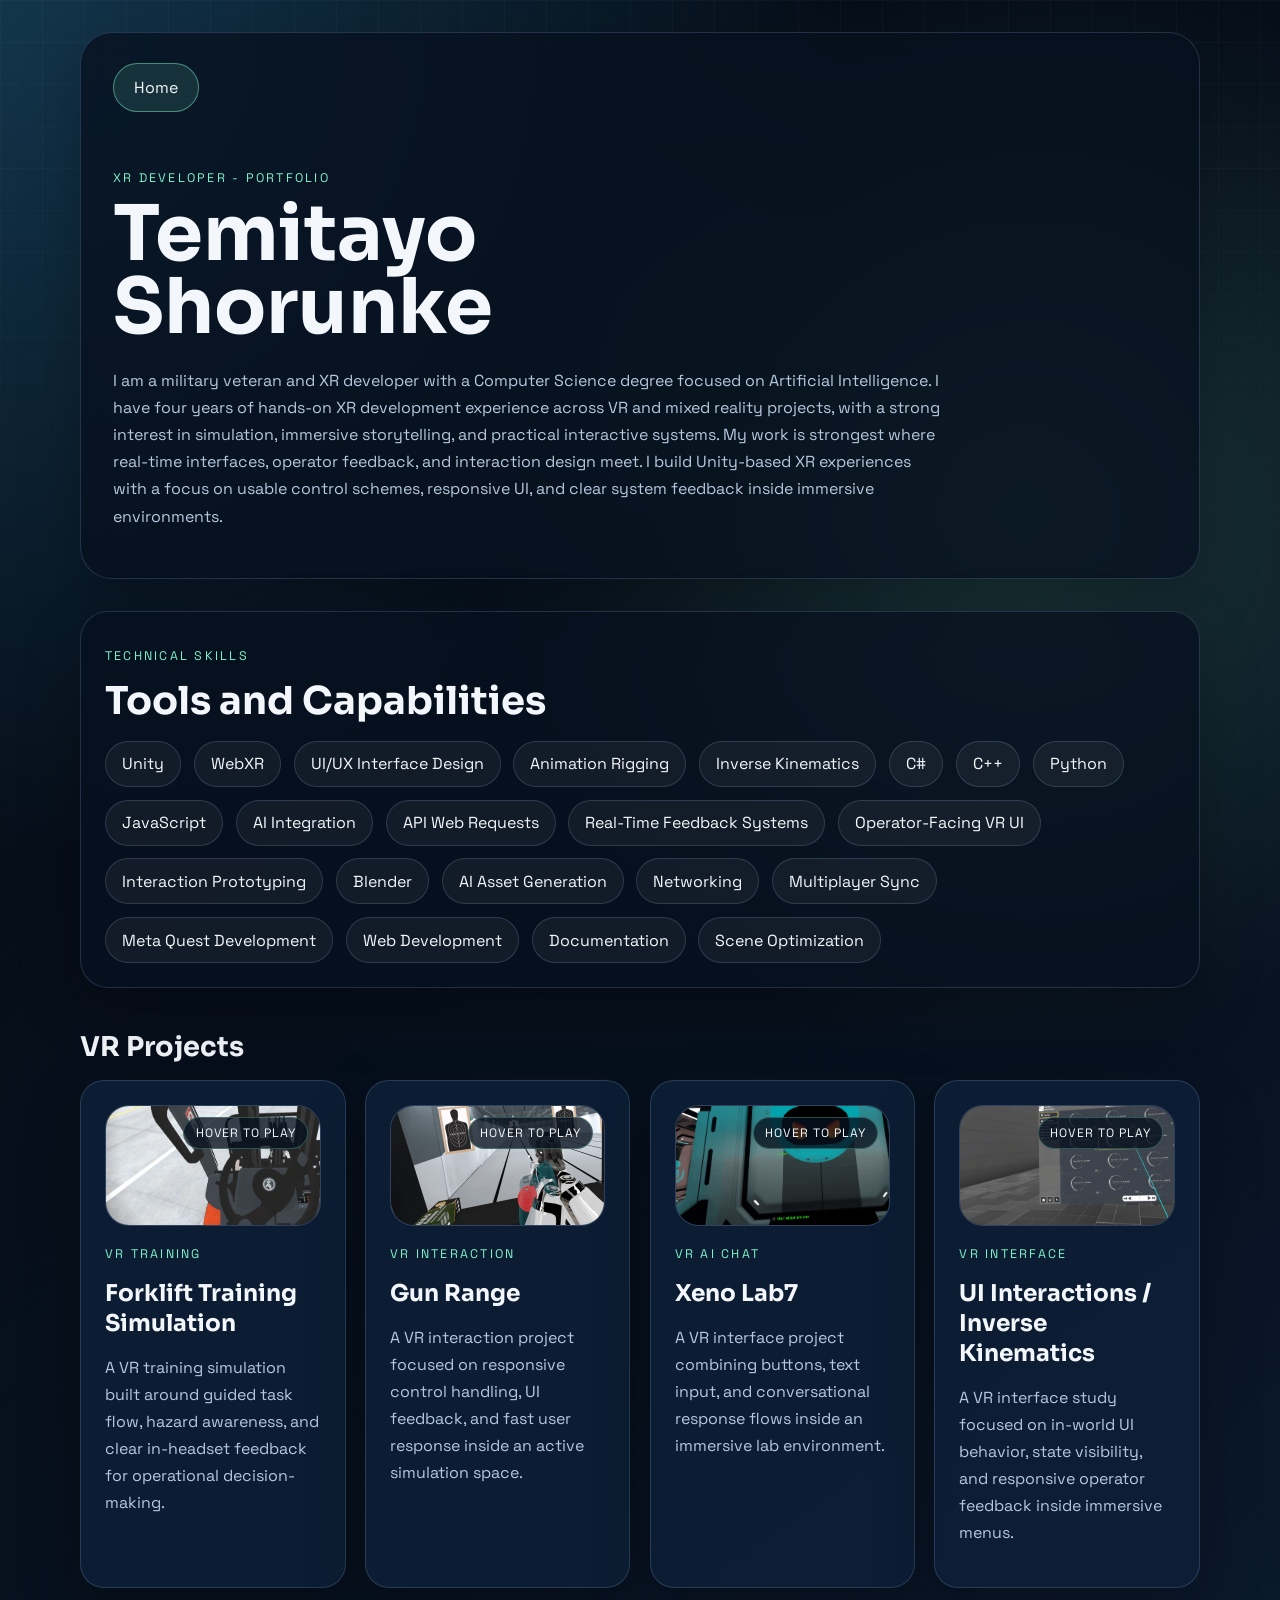
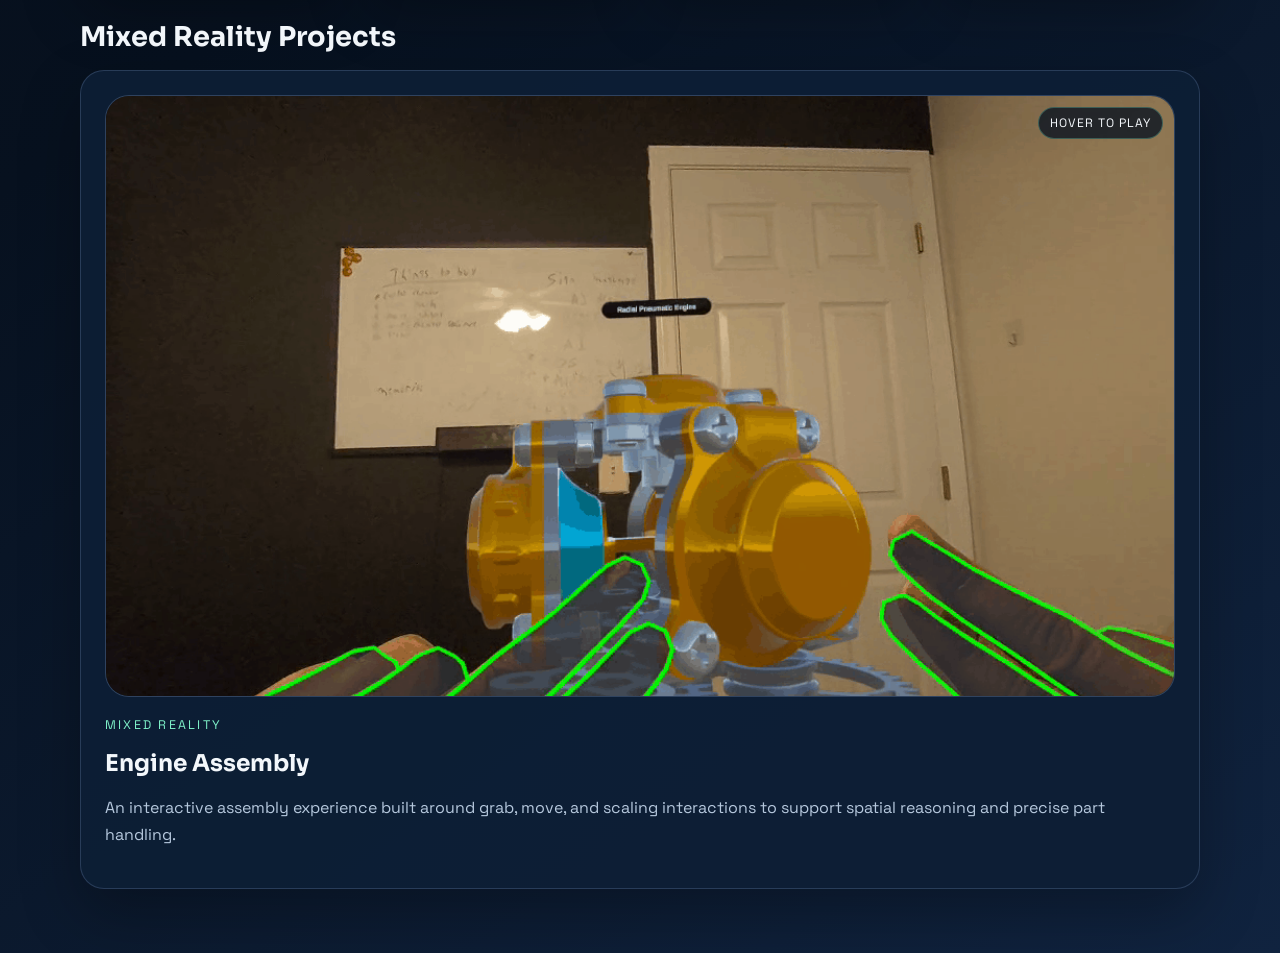
<file: index.html>
<!DOCTYPE html>
<html lang="en">
<head>
  <meta charset="UTF-8">
  <meta name="viewport" content="width=device-width, initial-scale=1.0">
  <title>Temitayo Shorunke | XR Portfolio</title>
  <link rel="preconnect" href="https://fonts.googleapis.com">
  <link rel="preconnect" href="https://fonts.gstatic.com" crossorigin>
  <link href="https://fonts.googleapis.com/css2?family=Space+Grotesk:wght@400;500;700&family=Sora:wght@400;600;700&display=swap" rel="stylesheet">
  <link rel="stylesheet" href="styles.css">
</head>
<body>
  <div class="page-shell">
    <header class="hero">
      <nav class="top-nav">
        <a class="nav-link active" href="index.html">Home</a>
      </nav>
      <p class="eyebrow">XR Developer - Portfolio</p>
      <h1>Temitayo Shorunke</h1>
      <p class="hero-copy">
        I am a military veteran and XR developer with a Computer Science degree focused on Artificial Intelligence.
        I have four years of hands-on XR development experience across VR and mixed reality projects, with a strong
        interest in simulation, immersive storytelling, and practical interactive systems. My work is strongest where
        real-time interfaces, operator feedback, and interaction design meet. I build Unity-based XR experiences with a
        focus on usable control schemes, responsive UI, and clear system feedback inside immersive environments.
      </p>
    </header>

    <main>
      <section class="info-section">
        <div class="info-card">
          <p class="section-label">Technical Skills</p>
          <h2>Tools and Capabilities</h2>
          <div class="skill-cloud">
            <span class="skill-chip">Unity</span>
            <span class="skill-chip">WebXR</span>
            <span class="skill-chip">UI/UX Interface Design</span>
            <span class="skill-chip">Animation Rigging</span>
            <span class="skill-chip">Inverse Kinematics</span>
            <span class="skill-chip">C#</span>
            <span class="skill-chip">C++</span>
            <span class="skill-chip">Python</span>
            <span class="skill-chip">JavaScript</span>
            <span class="skill-chip">AI Integration</span>
            <span class="skill-chip">API Web Requests</span>
            <span class="skill-chip">Real-Time Feedback Systems</span>
            <span class="skill-chip">Operator-Facing VR UI</span>
            <span class="skill-chip">Interaction Prototyping</span>
            <span class="skill-chip">Blender</span>
            <span class="skill-chip">AI Asset Generation</span>
            <span class="skill-chip">Networking</span>
            <span class="skill-chip">Multiplayer Sync</span>
            <span class="skill-chip">Meta Quest Development</span>
            <span class="skill-chip">Web Development</span>
            <span class="skill-chip">Documentation</span>
            <span class="skill-chip">Scene Optimization</span>
          </div>
        </div>

      </section>

      <section class="projects-section">
        <div class="project-group">
          <div class="group-heading">
            <h3>VR Projects</h3>
          </div>
          <div class="project-grid">
            <a class="project-card hover-play-item hover-play-card" href="projects/vr-safety-sim.html">
              <div class="project-image-wrap hover-play-frame">
                <span class="media-hover-hint">Hover to play</span>
                <img class="project-image hover-play-still" src="assets/ppt-media/ForkliftplaceDrive.png" alt="Preview image for Forklift Training Simulation">
                <video class="hover-play-video" muted loop playsinline preload="metadata">
                  <source src="assets/ppt-media/ForkliftplaceDrive.mp4" type="video/mp4">
                </video>
              </div>
              <span class="project-tag">VR Training</span>
              <h3>Forklift Training Simulation</h3>
              <p>
                A VR training simulation built around guided task flow, hazard awareness, and clear in-headset feedback for operational decision-making.
              </p>
            </a>

            <a class="project-card hover-play-item hover-play-card" href="projects/social-vr-studio.html">
              <div class="project-image-wrap hover-play-frame">
                <span class="media-hover-hint">Hover to play</span>
                <img class="project-image hover-play-still" src="assets/ppt-media/image5.png" alt="Preview image for Gun Range">
                <video class="hover-play-video" muted loop playsinline preload="metadata">
                  <source src="assets/ppt-media/image5.mp4" type="video/mp4">
                </video>
              </div>
              <span class="project-tag">VR Interaction</span>
              <h3>Gun Range</h3>
              <p>
                A VR interaction project focused on responsive control handling, UI feedback, and fast user response inside an active simulation space.
              </p>
            </a>

            <a class="project-card hover-play-item hover-play-card" href="projects/museum-time-portal.html">
              <div class="project-image-wrap hover-play-frame">
                <span class="media-hover-hint">Hover to play</span>
                <img class="project-image hover-play-still" src="assets/ppt-media/image10.png" alt="Preview image for Xeno Lab7">
                <video class="hover-play-video" muted loop playsinline preload="metadata">
                  <source src="assets/ppt-media/image10.mp4" type="video/mp4">
                </video>
              </div>
              <span class="project-tag">VR AI Chat</span>
              <h3>Xeno Lab7</h3>
              <p>
                A VR interface project combining buttons, text input, and conversational response flows inside an immersive lab environment.
              </p>
            </a>

            <a class="project-card hover-play-item hover-play-card" href="projects/ui-interactions.html">
              <div class="project-image-wrap hover-play-frame">
                <span class="media-hover-hint">Hover to play</span>
                <img class="project-image hover-play-still" src="assets/ppt-media/uimain.png" alt="Preview image for UI Interactions">
                <video class="hover-play-video" muted loop playsinline preload="metadata">
                  <source src="assets/ppt-media/uimain.mp4" type="video/mp4">
                </video>
              </div>
              <span class="project-tag">VR Interface</span>
              <h3>UI Interactions / Inverse Kinematics</h3>
              <p>
                A VR interface study focused on in-world UI behavior, state visibility, and responsive operator feedback inside immersive menus.
              </p>
            </a>
          </div>
        </div>

        <div class="project-group">
          <div class="group-heading">
            <h3>Mixed Reality Projects</h3>
          </div>
          <div class="project-grid">
            <a class="project-card hover-play-item hover-play-card" href="projects/holo-campus-guide.html">
              <div class="project-image-wrap hover-play-frame">
                <span class="media-hover-hint">Hover to play</span>
                <img class="project-image hover-play-still" src="assets/ppt-media/image1.png" alt="Preview image for Engine Assembly">
                <video class="hover-play-video" muted loop playsinline preload="metadata">
                  <source src="assets/ppt-media/image1.mp4" type="video/mp4">
                </video>
              </div>
              <span class="project-tag">Mixed Reality</span>
              <h3>Engine Assembly</h3>
              <p>
                An interactive assembly experience built around grab, move, and scaling interactions to support spatial reasoning and precise part handling.
              </p>
            </a>
          </div>
        </div>
      </section>
    </main>
  </div>
  <script src="hover-play.js"></script>
</body>
</html>
</file>
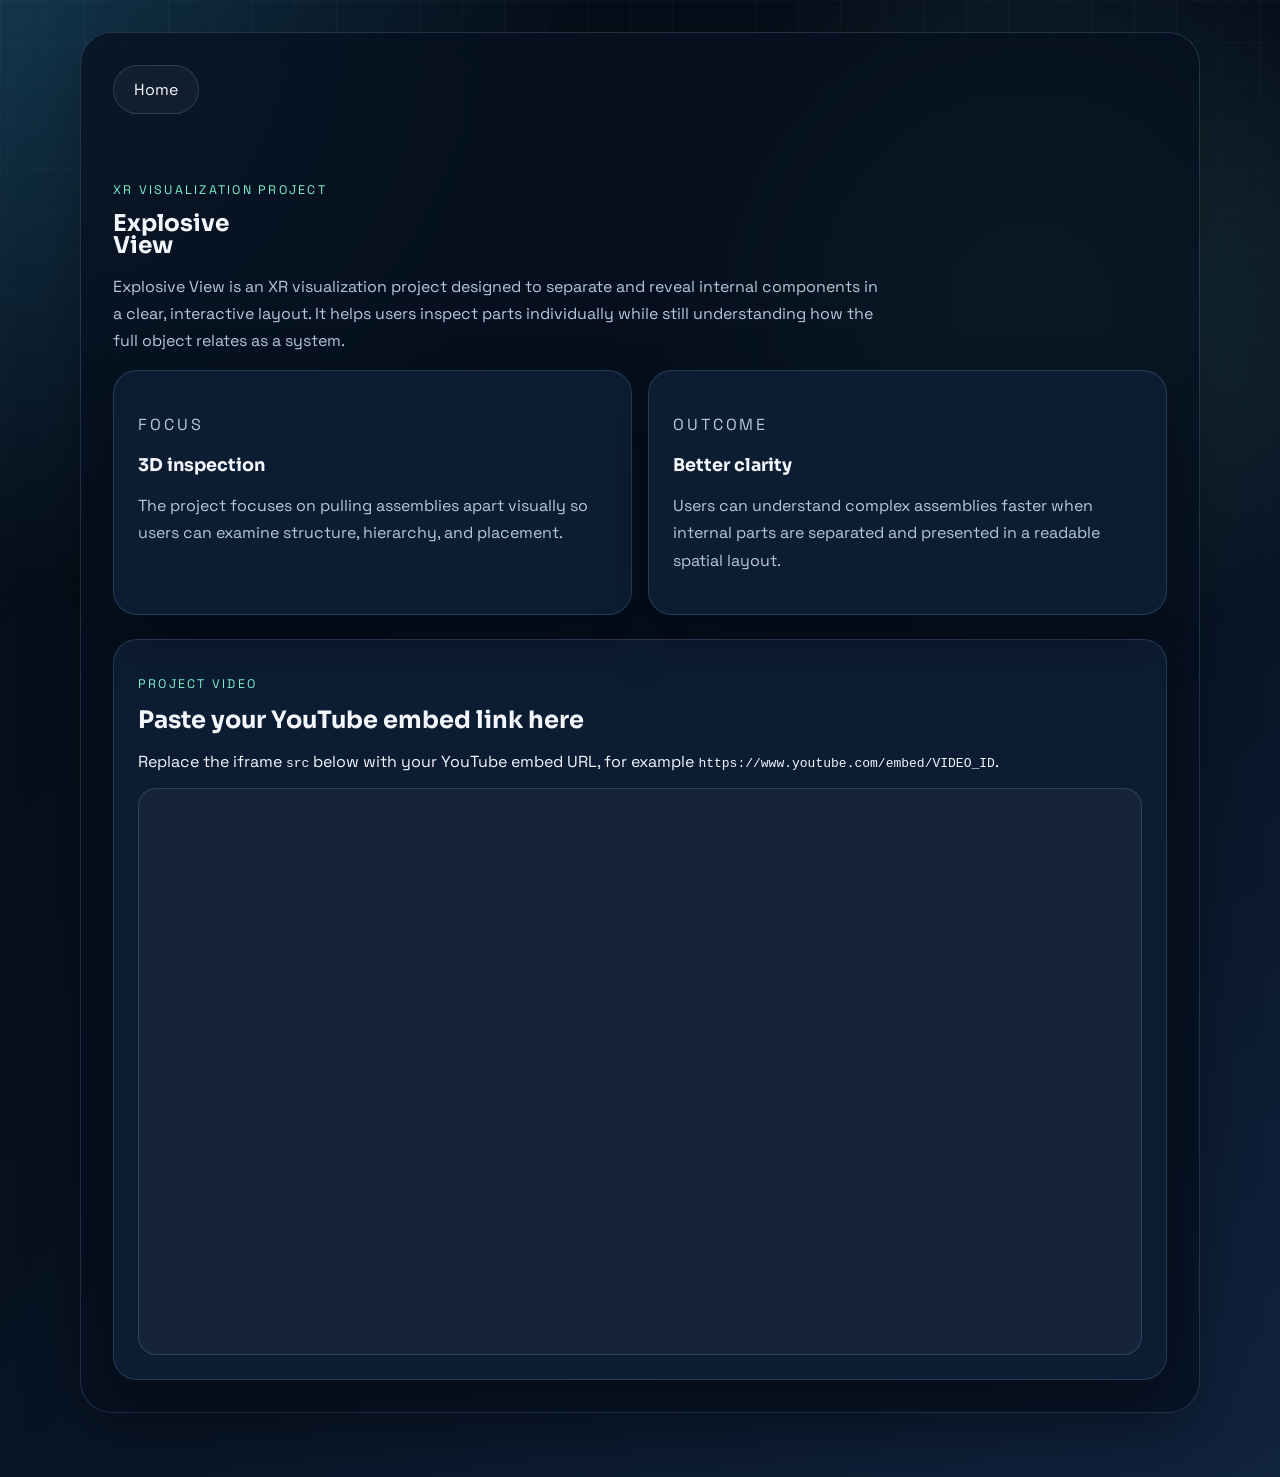
<file: projects/eco-explorer-ar.html>
<!DOCTYPE html>
<html lang="en">
<head>
  <meta charset="UTF-8">
  <meta name="viewport" content="width=device-width, initial-scale=1.0">
  <title>Explosive View | Temitayo Shorunke</title>
  <link rel="preconnect" href="https://fonts.googleapis.com">
  <link rel="preconnect" href="https://fonts.gstatic.com" crossorigin>
  <link href="https://fonts.googleapis.com/css2?family=Space+Grotesk:wght@400;500;700&family=Sora:wght@400;600;700&display=swap" rel="stylesheet">
  <link rel="stylesheet" href="../styles.css">
</head>
<body>
  <div class="page-shell">
    <section class="project-page">
      <nav class="top-nav">
        <a class="nav-link" href="../index.html">Home</a>
      </nav>

      <div class="project-header">
        <div>
          <p class="eyebrow">XR Visualization Project</p>
          <h1 class="project-title">Explosive View</h1>
          <p class="project-summary">
            Explosive View is an XR visualization project designed to separate and reveal internal components in a clear,
            interactive layout. It helps users inspect parts individually while still understanding how the full object relates as a system.
          </p>

          <div class="detail-stack">
            <article class="detail-card">
              <p class="detail-label">Focus</p>
              <h2>3D inspection</h2>
              <p>The project focuses on pulling assemblies apart visually so users can examine structure, hierarchy, and placement.</p>
            </article>
            <article class="detail-card">
              <p class="detail-label">Outcome</p>
              <h2>Better clarity</h2>
              <p>Users can understand complex assemblies faster when internal parts are separated and presented in a readable spatial layout.</p>
            </article>
          </div>
        </div>
      </div>

      <article class="video-card">
        <p class="detail-label">Project Video</p>
        <h2>Paste your YouTube embed link here</h2>
        <p>
          Replace the iframe <code>src</code> below with your YouTube embed URL, for example
          <code>https://www.youtube.com/embed/VIDEO_ID</code>.
        </p>
        <div class="video-frame">
          <iframe
            src="https://www.youtube.com/embed/VIDEO_ID"
            title="Explosive View video"
            loading="lazy"
            allow="accelerometer; autoplay; clipboard-write; encrypted-media; gyroscope; picture-in-picture; web-share"
            referrerpolicy="strict-origin-when-cross-origin"
            allowfullscreen
          ></iframe>
        </div>
      </article>
    </section>
  </div>
</body>
</html>
</file>
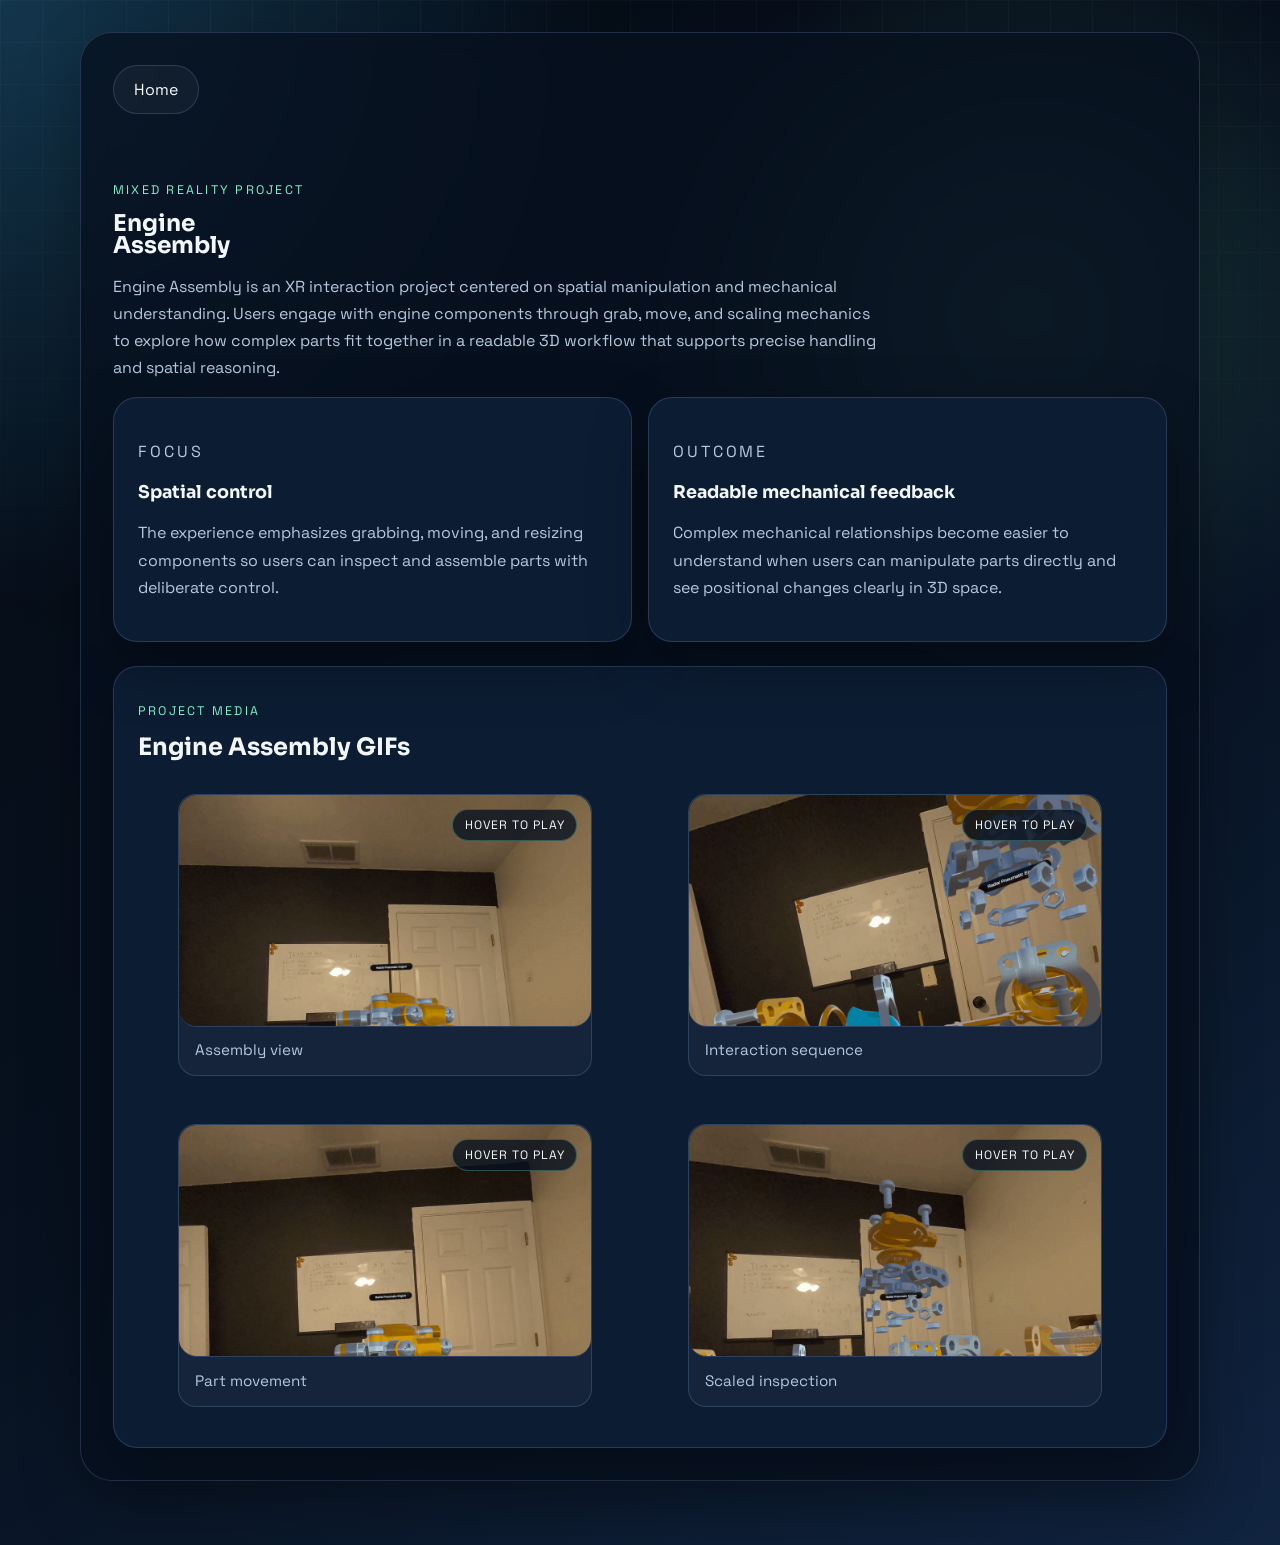
<file: projects/holo-campus-guide.html>
<!DOCTYPE html>
<html lang="en">
<head>
  <meta charset="UTF-8">
  <meta name="viewport" content="width=device-width, initial-scale=1.0">
  <title>Engine Assembly | Temitayo Shorunke</title>
  <link rel="preconnect" href="https://fonts.googleapis.com">
  <link rel="preconnect" href="https://fonts.gstatic.com" crossorigin>
  <link href="https://fonts.googleapis.com/css2?family=Space+Grotesk:wght@400;500;700&family=Sora:wght@400;600;700&display=swap" rel="stylesheet">
  <link rel="stylesheet" href="../styles.css">
</head>
<body>
  <div class="page-shell">
    <section class="project-page">
      <nav class="top-nav">
        <a class="nav-link" href="../index.html">Home</a>
      </nav>

      <div class="project-header">
        <div>
          <p class="eyebrow">Mixed Reality Project</p>
          <h1 class="project-title">Engine Assembly</h1>
          <p class="project-summary">
            Engine Assembly is an XR interaction project centered on spatial manipulation and mechanical understanding.
            Users engage with engine components through grab, move, and scaling mechanics to explore how complex parts
            fit together in a readable 3D workflow that supports precise handling and spatial reasoning.
          </p>

          <div class="detail-stack">
            <article class="detail-card">
              <p class="detail-label">Focus</p>
              <h2>Spatial control</h2>
              <p>The experience emphasizes grabbing, moving, and resizing components so users can inspect and assemble parts with deliberate control.</p>
            </article>
            <article class="detail-card">
              <p class="detail-label">Outcome</p>
              <h2>Readable mechanical feedback</h2>
              <p>Complex mechanical relationships become easier to understand when users can manipulate parts directly and see positional changes clearly in 3D space.</p>
            </article>
          </div>
        </div>
      </div>

      <article class="project-media-card">
        <p class="detail-label">Project Media</p>
        <h2>Engine Assembly GIFs</h2>
        <div class="project-media-grid">
          <figure class="project-media-item hover-play-item" tabindex="0">
            <div class="hover-play-frame">
              <span class="media-hover-hint">Hover to play</span>
              <img class="hover-play-still" src="../assets/ppt-media/image1.png" alt="Engine Assembly clip 1">
              <video class="hover-play-video" muted loop playsinline preload="metadata">
                <source src="../assets/ppt-media/image1.mp4" type="video/mp4">
              </video>
            </div>
            <figcaption class="project-media-caption">Assembly view</figcaption>
          </figure>
          <figure class="project-media-item hover-play-item" tabindex="0">
            <div class="hover-play-frame">
              <span class="media-hover-hint">Hover to play</span>
              <img class="hover-play-still" src="../assets/ppt-media/image2.png" alt="Engine Assembly clip 2">
              <video class="hover-play-video" muted loop playsinline preload="metadata">
                <source src="../assets/ppt-media/image2.mp4" type="video/mp4">
              </video>
            </div>
            <figcaption class="project-media-caption">Interaction sequence</figcaption>
          </figure>
          <figure class="project-media-item hover-play-item" tabindex="0">
            <div class="hover-play-frame">
              <span class="media-hover-hint">Hover to play</span>
              <img class="hover-play-still" src="../assets/ppt-media/image3.png" alt="Engine Assembly clip 3">
              <video class="hover-play-video" muted loop playsinline preload="metadata">
                <source src="../assets/ppt-media/image3.mp4" type="video/mp4">
              </video>
            </div>
            <figcaption class="project-media-caption">Part movement</figcaption>
          </figure>
          <figure class="project-media-item hover-play-item" tabindex="0">
            <div class="hover-play-frame">
              <span class="media-hover-hint">Hover to play</span>
              <img class="hover-play-still" src="../assets/ppt-media/image4.png" alt="Engine Assembly clip 4">
              <video class="hover-play-video" muted loop playsinline preload="metadata">
                <source src="../assets/ppt-media/image4.mp4" type="video/mp4">
              </video>
            </div>
            <figcaption class="project-media-caption">Scaled inspection</figcaption>
          </figure>
        </div>
      </article>
    </section>
  </div>
  <script src="../hover-play.js"></script>
</body>
</html>
</file>
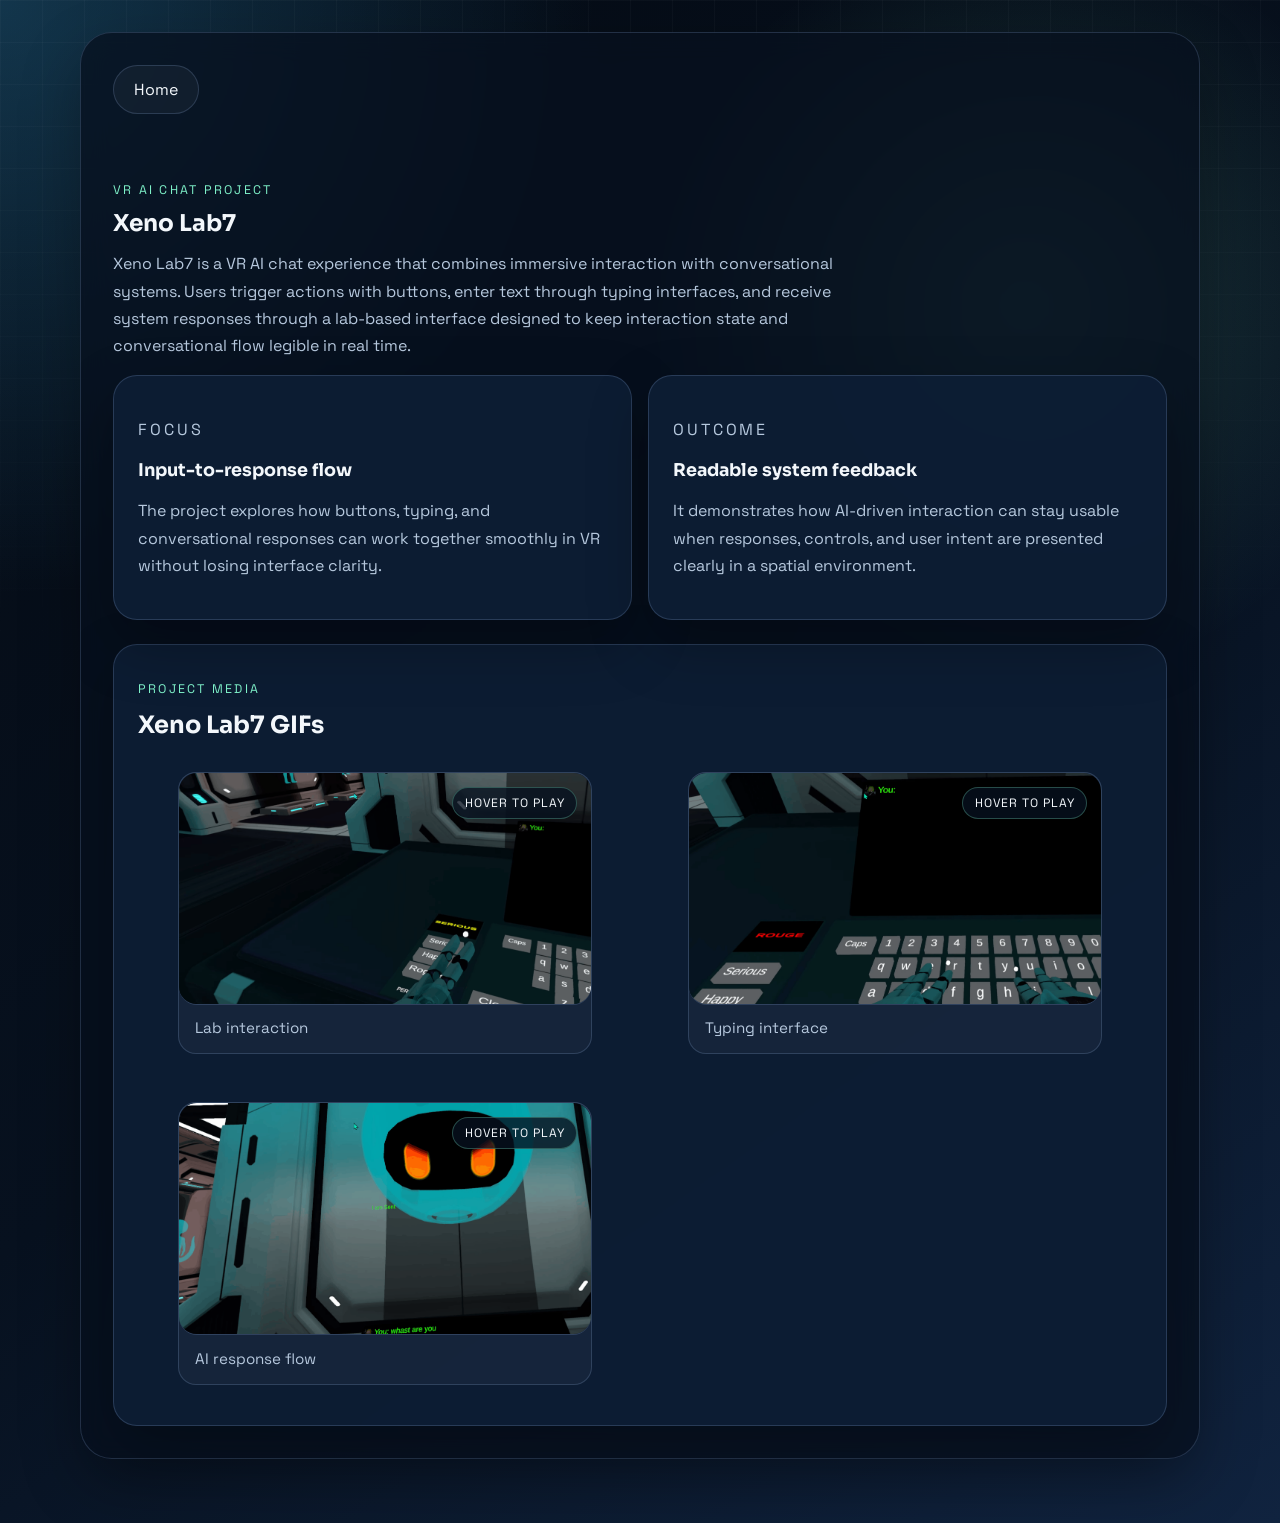
<file: projects/museum-time-portal.html>
<!DOCTYPE html>
<html lang="en">
<head>
  <meta charset="UTF-8">
  <meta name="viewport" content="width=device-width, initial-scale=1.0">
  <title>Xeno Lab7 | Temitayo Shorunke</title>
  <link rel="preconnect" href="https://fonts.googleapis.com">
  <link rel="preconnect" href="https://fonts.gstatic.com" crossorigin>
  <link href="https://fonts.googleapis.com/css2?family=Space+Grotesk:wght@400;500;700&family=Sora:wght@400;600;700&display=swap" rel="stylesheet">
  <link rel="stylesheet" href="../styles.css">
</head>
<body>
  <div class="page-shell">
    <section class="project-page">
      <nav class="top-nav">
        <a class="nav-link" href="../index.html">Home</a>
      </nav>

      <div class="project-header">
        <div>
          <p class="eyebrow">VR AI Chat Project</p>
          <h1 class="project-title">Xeno Lab7</h1>
          <p class="project-summary">
            Xeno Lab7 is a VR AI chat experience that combines immersive interaction with conversational systems.
            Users trigger actions with buttons, enter text through typing interfaces, and receive system responses through a lab-based interface
            designed to keep interaction state and conversational flow legible in real time.
          </p>

          <div class="detail-stack">
            <article class="detail-card">
              <p class="detail-label">Focus</p>
              <h2>Input-to-response flow</h2>
              <p>The project explores how buttons, typing, and conversational responses can work together smoothly in VR without losing interface clarity.</p>
            </article>
            <article class="detail-card">
              <p class="detail-label">Outcome</p>
              <h2>Readable system feedback</h2>
              <p>It demonstrates how AI-driven interaction can stay usable when responses, controls, and user intent are presented clearly in a spatial environment.</p>
            </article>
          </div>
        </div>
      </div>

      <article class="project-media-card">
        <p class="detail-label">Project Media</p>
        <h2>Xeno Lab7 GIFs</h2>
        <div class="project-media-grid">
          <figure class="project-media-item hover-play-item" tabindex="0">
            <div class="hover-play-frame">
              <span class="media-hover-hint">Hover to play</span>
              <img class="hover-play-still" src="../assets/ppt-media/image8.png" alt="Xeno Lab7 clip 1">
              <video class="hover-play-video" muted loop playsinline preload="metadata">
                <source src="../assets/ppt-media/image8.mp4" type="video/mp4">
              </video>
            </div>
            <figcaption class="project-media-caption">Lab interaction</figcaption>
          </figure>
          <figure class="project-media-item hover-play-item" tabindex="0">
            <div class="hover-play-frame">
              <span class="media-hover-hint">Hover to play</span>
              <img class="hover-play-still" src="../assets/ppt-media/image9.png" alt="Xeno Lab7 clip 2">
              <video class="hover-play-video" muted loop playsinline preload="metadata">
                <source src="../assets/ppt-media/image9.mp4" type="video/mp4">
              </video>
            </div>
            <figcaption class="project-media-caption">Typing interface</figcaption>
          </figure>
          <figure class="project-media-item hover-play-item" tabindex="0">
            <div class="hover-play-frame">
              <span class="media-hover-hint">Hover to play</span>
              <img class="hover-play-still" src="../assets/ppt-media/image10.png" alt="Xeno Lab7 clip 3">
              <video class="hover-play-video" muted loop playsinline preload="metadata">
                <source src="../assets/ppt-media/image10.mp4" type="video/mp4">
              </video>
            </div>
            <figcaption class="project-media-caption">AI response flow</figcaption>
          </figure>
        </div>
      </article>
    </section>
  </div>
  <script src="../hover-play.js"></script>
</body>
</html>
</file>
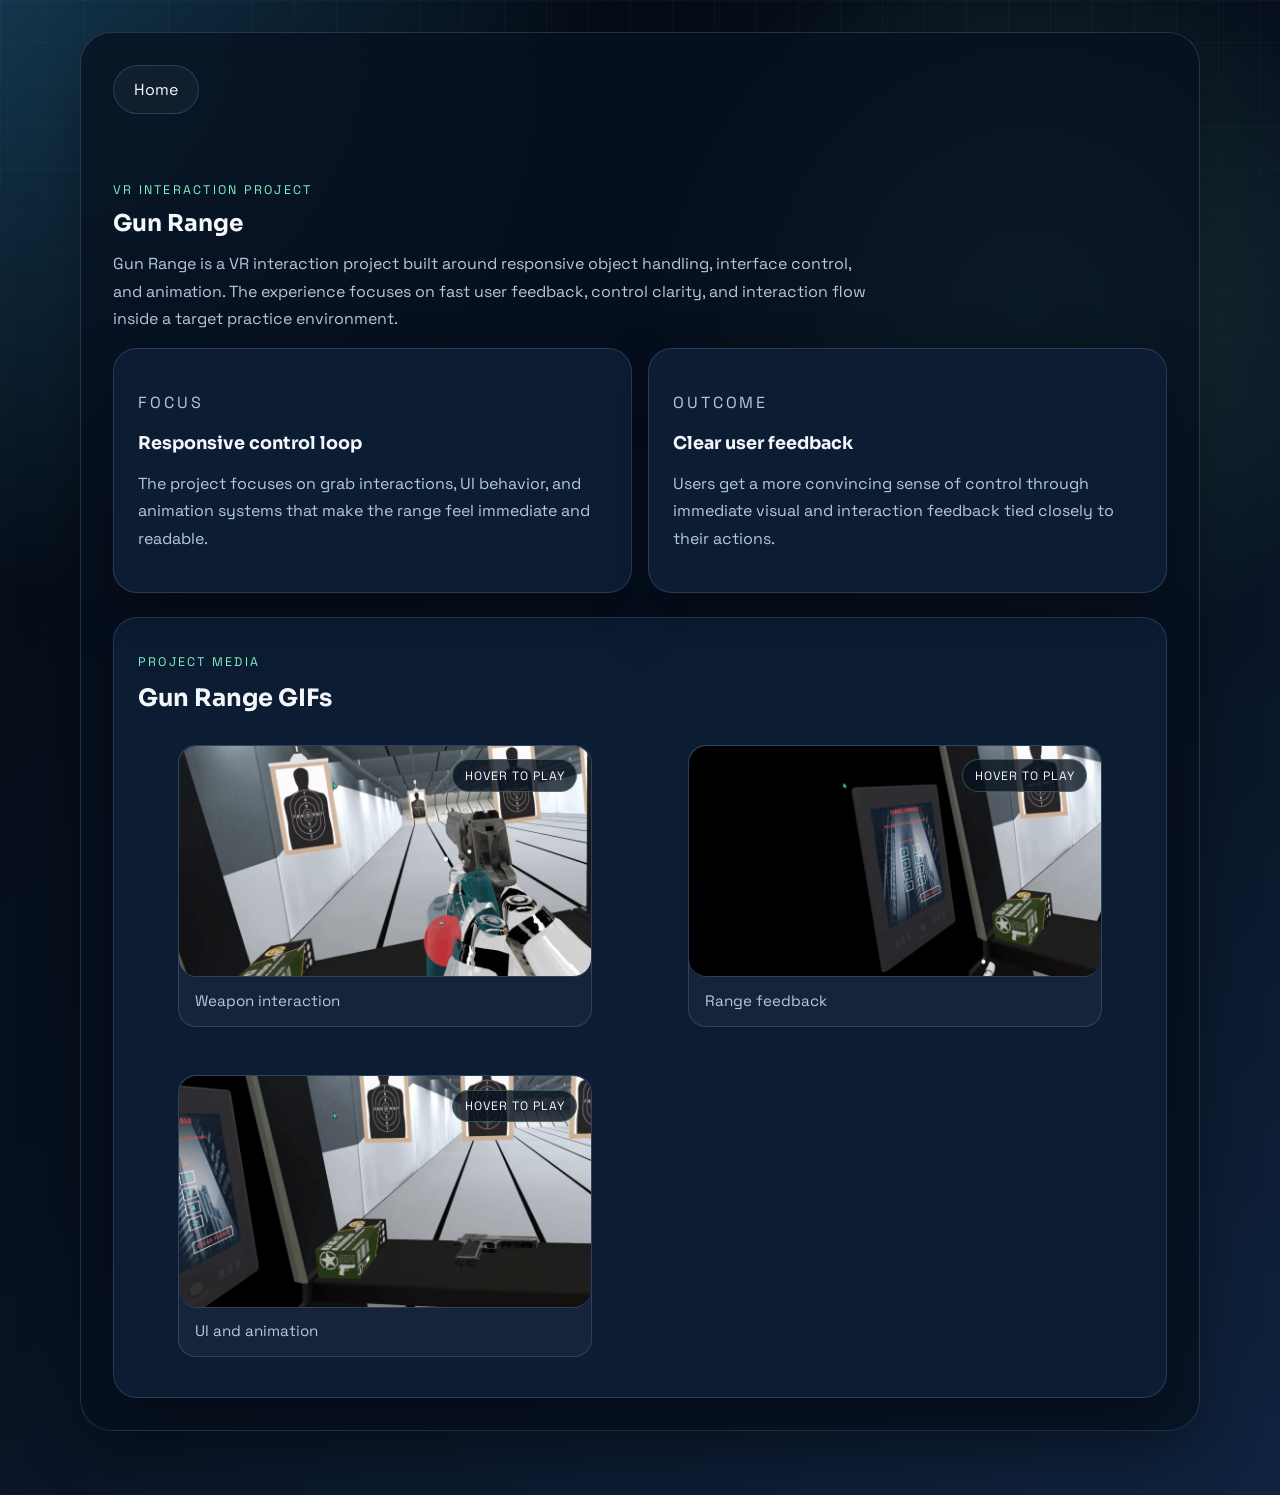
<file: projects/social-vr-studio.html>
<!DOCTYPE html>
<html lang="en">
<head>
  <meta charset="UTF-8">
  <meta name="viewport" content="width=device-width, initial-scale=1.0">
  <title>Gun Range | Temitayo Shorunke</title>
  <link rel="preconnect" href="https://fonts.googleapis.com">
  <link rel="preconnect" href="https://fonts.gstatic.com" crossorigin>
  <link href="https://fonts.googleapis.com/css2?family=Space+Grotesk:wght@400;500;700&family=Sora:wght@400;600;700&display=swap" rel="stylesheet">
  <link rel="stylesheet" href="../styles.css">
</head>
<body>
  <div class="page-shell">
    <section class="project-page">
      <nav class="top-nav">
        <a class="nav-link" href="../index.html">Home</a>
      </nav>

      <div class="project-header">
        <div>
          <p class="eyebrow">VR Interaction Project</p>
          <h1 class="project-title">Gun Range</h1>
          <p class="project-summary">
            Gun Range is a VR interaction project built around responsive object handling, interface control, and animation.
            The experience focuses on fast user feedback, control clarity, and interaction flow inside a target practice environment.
          </p>

          <div class="detail-stack">
            <article class="detail-card">
              <p class="detail-label">Focus</p>
              <h2>Responsive control loop</h2>
              <p>The project focuses on grab interactions, UI behavior, and animation systems that make the range feel immediate and readable.</p>
            </article>
            <article class="detail-card">
              <p class="detail-label">Outcome</p>
              <h2>Clear user feedback</h2>
              <p>Users get a more convincing sense of control through immediate visual and interaction feedback tied closely to their actions.</p>
            </article>
          </div>
        </div>
      </div>

      <article class="project-media-card">
        <p class="detail-label">Project Media</p>
        <h2>Gun Range GIFs</h2>
        <div class="project-media-grid">
          <figure class="project-media-item hover-play-item" tabindex="0">
            <div class="hover-play-frame">
              <span class="media-hover-hint">Hover to play</span>
              <img class="hover-play-still" src="../assets/ppt-media/image5.png" alt="Gun Range clip 1">
              <video class="hover-play-video" muted loop playsinline preload="metadata">
                <source src="../assets/ppt-media/image5.mp4" type="video/mp4">
              </video>
            </div>
            <figcaption class="project-media-caption">Weapon interaction</figcaption>
          </figure>
          <figure class="project-media-item hover-play-item" tabindex="0">
            <div class="hover-play-frame">
              <span class="media-hover-hint">Hover to play</span>
              <img class="hover-play-still" src="../assets/ppt-media/image6.png" alt="Gun Range clip 2">
              <video class="hover-play-video" muted loop playsinline preload="metadata">
                <source src="../assets/ppt-media/image6.mp4" type="video/mp4">
              </video>
            </div>
            <figcaption class="project-media-caption">Range feedback</figcaption>
          </figure>
          <figure class="project-media-item hover-play-item" tabindex="0">
            <div class="hover-play-frame">
              <span class="media-hover-hint">Hover to play</span>
              <img class="hover-play-still" src="../assets/ppt-media/image7.png" alt="Gun Range clip 3">
              <video class="hover-play-video" muted loop playsinline preload="metadata">
                <source src="../assets/ppt-media/image7.mp4" type="video/mp4">
              </video>
            </div>
            <figcaption class="project-media-caption">UI and animation</figcaption>
          </figure>
        </div>
      </article>
    </section>
  </div>
  <script src="../hover-play.js"></script>
</body>
</html>
</file>
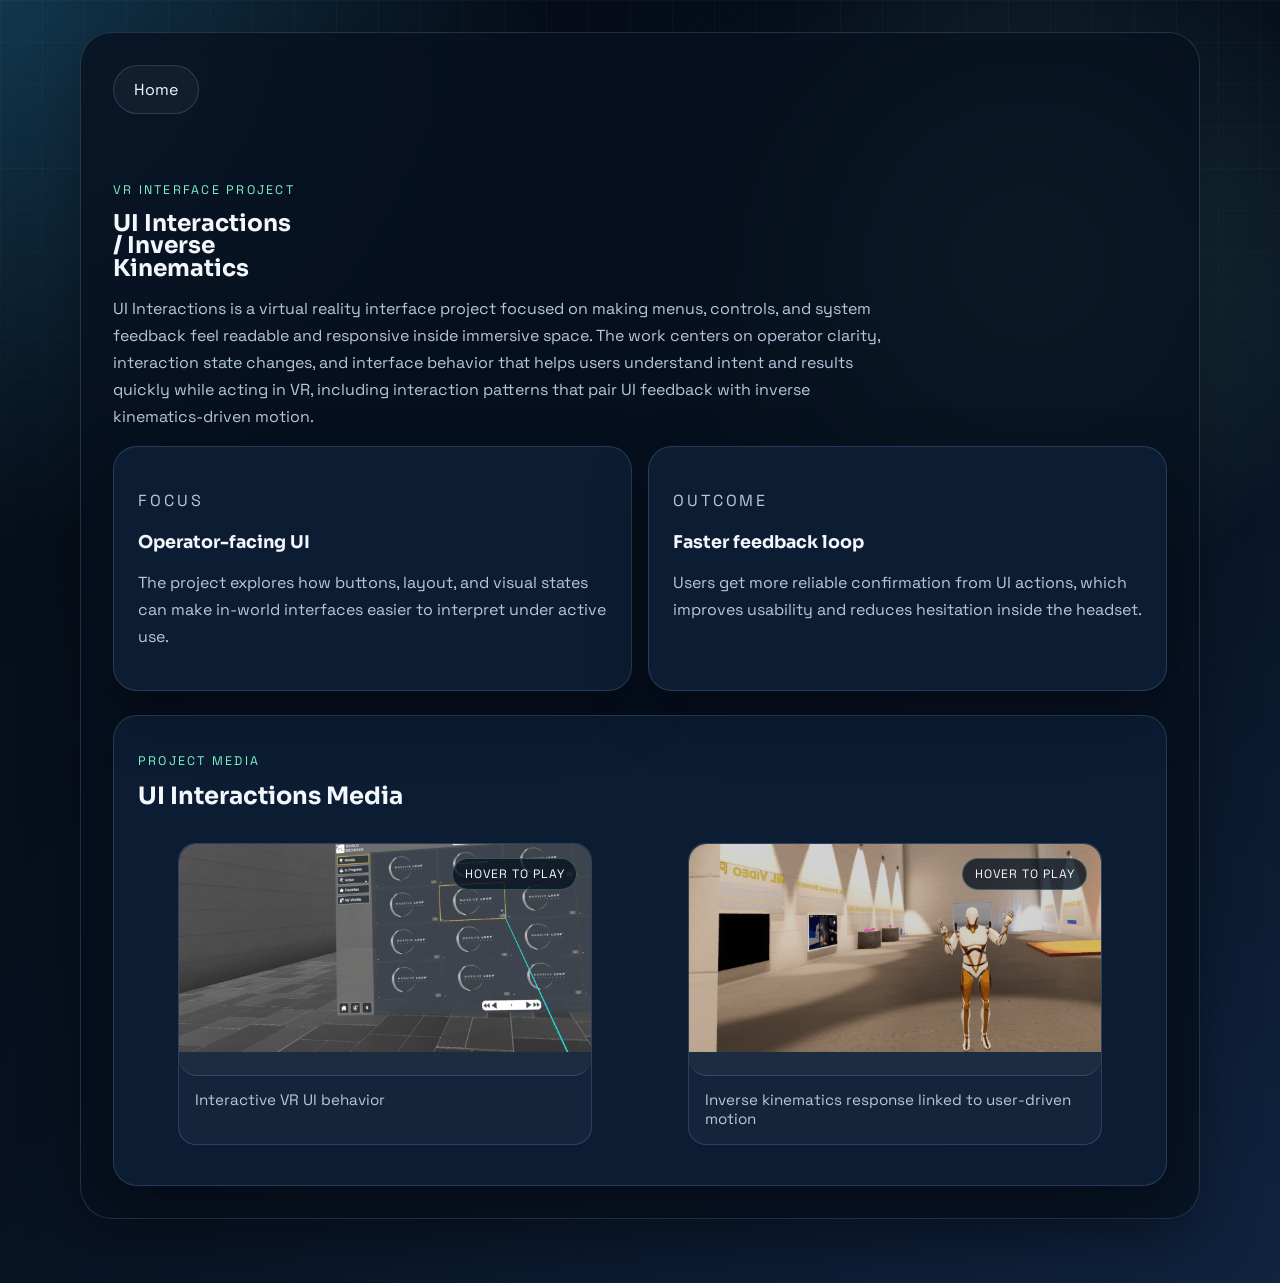
<file: projects/ui-interactions.html>
<!DOCTYPE html>
<html lang="en">
<head>
  <meta charset="UTF-8">
  <meta name="viewport" content="width=device-width, initial-scale=1.0">
  <title>UI Interactions / Inverse Kinematics | Temitayo Shorunke</title>
  <link rel="preconnect" href="https://fonts.googleapis.com">
  <link rel="preconnect" href="https://fonts.gstatic.com" crossorigin>
  <link href="https://fonts.googleapis.com/css2?family=Space+Grotesk:wght@400;500;700&family=Sora:wght@400;600;700&display=swap" rel="stylesheet">
  <link rel="stylesheet" href="../styles.css">
</head>
<body>
  <div class="page-shell">
    <section class="project-page">
      <nav class="top-nav">
        <a class="nav-link" href="../index.html">Home</a>
      </nav>

      <div class="project-header">
        <div>
          <p class="eyebrow">VR Interface Project</p>
          <h1 class="project-title">UI Interactions / Inverse Kinematics</h1>
          <p class="project-summary">
            UI Interactions is a virtual reality interface project focused on making menus, controls, and system feedback feel readable
            and responsive inside immersive space. The work centers on operator clarity, interaction state changes, and interface behavior
            that helps users understand intent and results quickly while acting in VR, including interaction patterns that pair UI feedback
            with inverse kinematics-driven motion.
          </p>

          <div class="detail-stack">
            <article class="detail-card">
              <p class="detail-label">Focus</p>
              <h2>Operator-facing UI</h2>
              <p>The project explores how buttons, layout, and visual states can make in-world interfaces easier to interpret under active use.</p>
            </article>
            <article class="detail-card">
              <p class="detail-label">Outcome</p>
              <h2>Faster feedback loop</h2>
              <p>Users get more reliable confirmation from UI actions, which improves usability and reduces hesitation inside the headset.</p>
            </article>
          </div>
        </div>
      </div>

      <article class="project-media-card">
        <p class="detail-label">Project Media</p>
        <h2>UI Interactions Media</h2>
        <div class="project-media-grid">
          <figure class="project-media-item hover-play-item" tabindex="0">
            <div class="hover-play-frame">
              <span class="media-hover-hint">Hover to play</span>
              <img class="hover-play-still" src="../assets/ppt-media/uimain.png" alt="UI Interactions clip showing VR interface behavior">
              <video class="hover-play-video" muted loop playsinline preload="metadata">
                <source src="../assets/ppt-media/uimain.mp4" type="video/mp4">
              </video>
            </div>
            <figcaption class="project-media-caption">Interactive VR UI behavior</figcaption>
          </figure>
          <figure class="project-media-item hover-play-item" tabindex="0">
            <div class="hover-play-frame">
              <span class="media-hover-hint">Hover to play</span>
              <img class="hover-play-still" src="../assets/ppt-media/inverkenematics.png" alt="Inverse kinematics clip showing VR-driven rig motion">
              <video class="hover-play-video" muted loop playsinline preload="metadata">
                <source src="../assets/ppt-media/inverkenematics.mp4" type="video/mp4">
              </video>
            </div>
            <figcaption class="project-media-caption">Inverse kinematics response linked to user-driven motion</figcaption>
          </figure>
        </div>
      </article>
    </section>
  </div>
  <script src="../hover-play.js"></script>
</body>
</html>
</file>
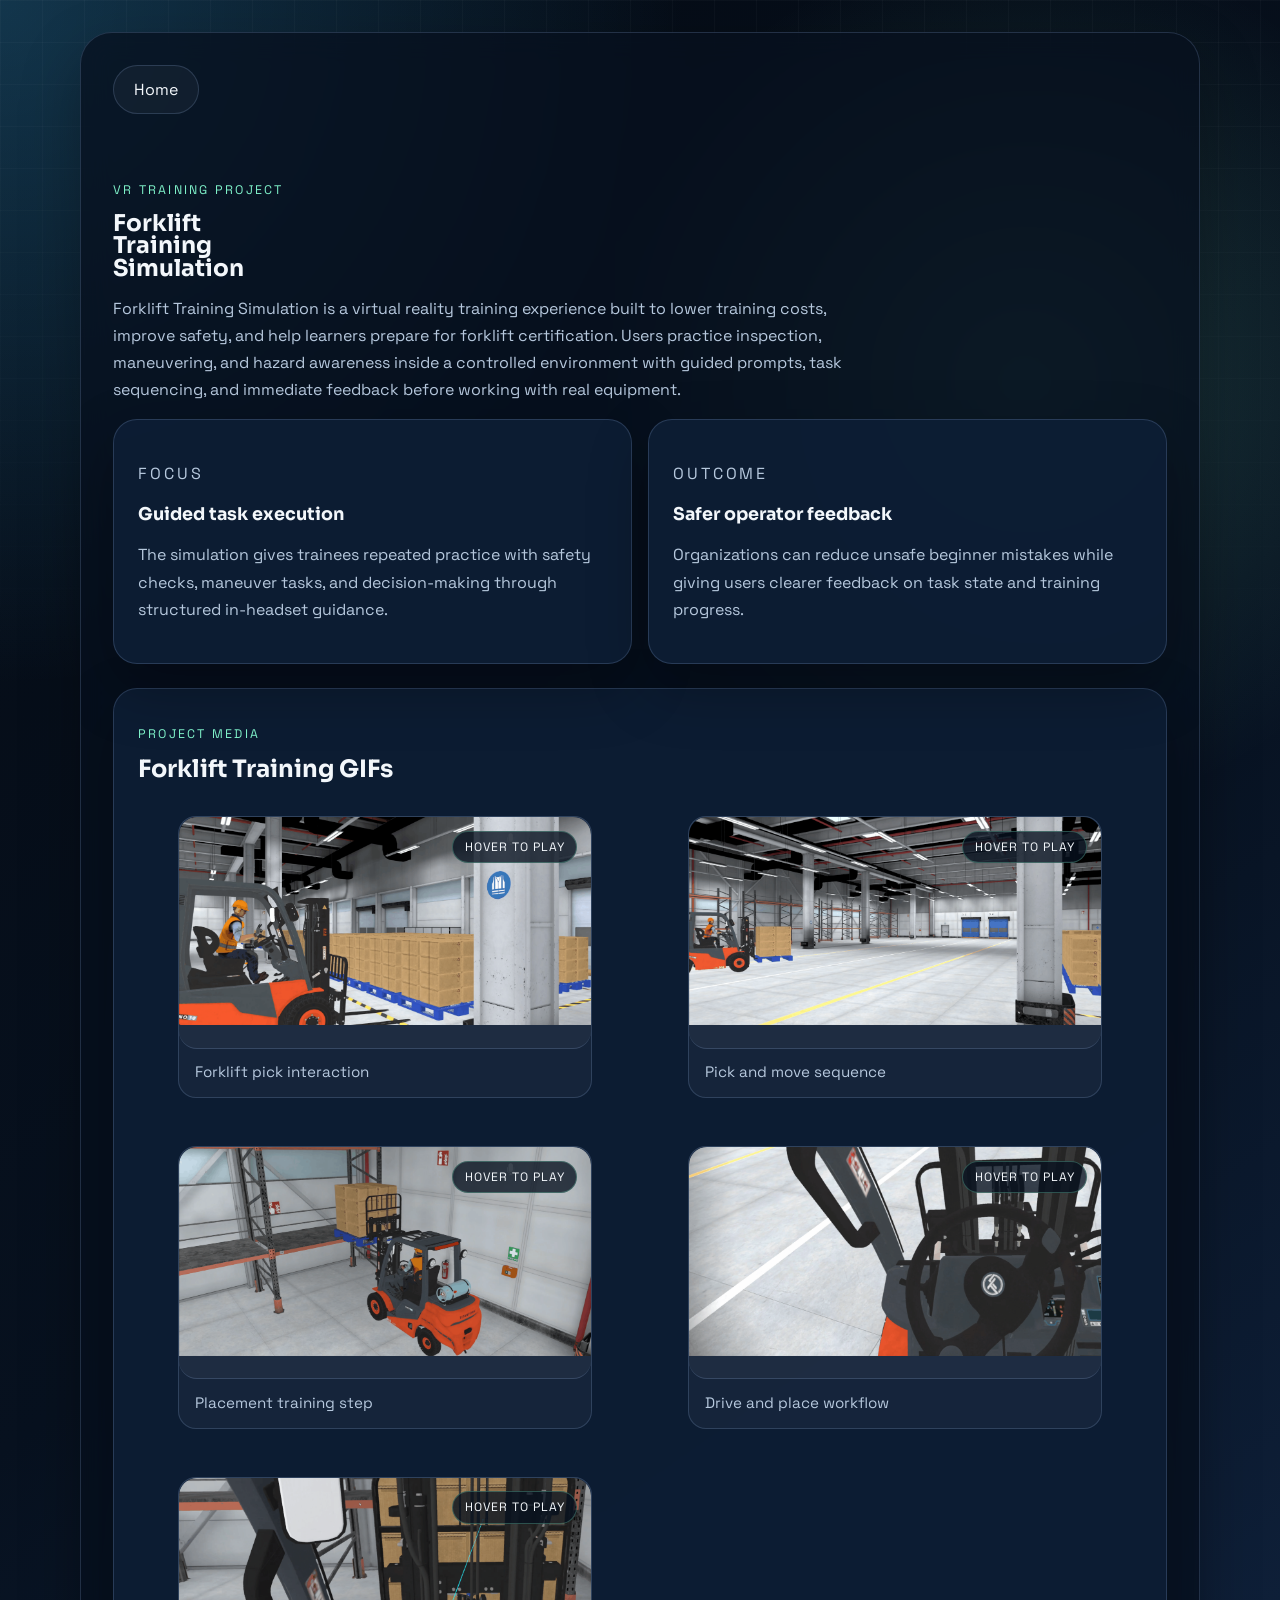
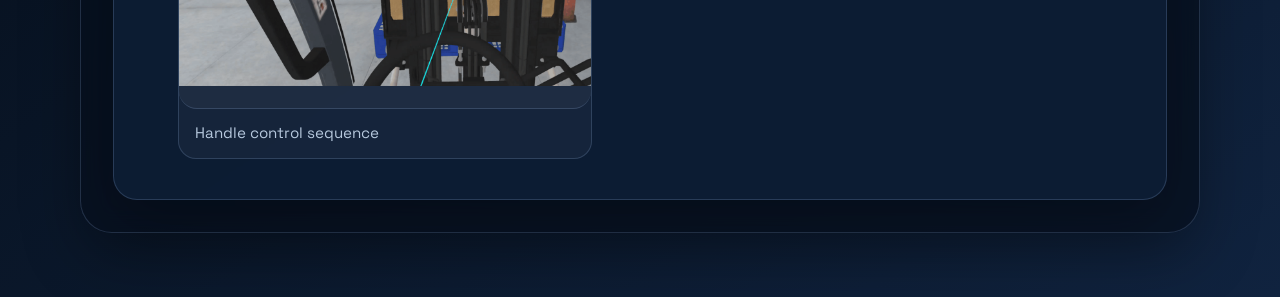
<file: projects/vr-safety-sim.html>
<!DOCTYPE html>
<html lang="en">
<head>
  <meta charset="UTF-8">
  <meta name="viewport" content="width=device-width, initial-scale=1.0">
  <title>Forklift Training Simulation | Temitayo Shorunke</title>
  <link rel="preconnect" href="https://fonts.googleapis.com">
  <link rel="preconnect" href="https://fonts.gstatic.com" crossorigin>
  <link href="https://fonts.googleapis.com/css2?family=Space+Grotesk:wght@400;500;700&family=Sora:wght@400;600;700&display=swap" rel="stylesheet">
  <link rel="stylesheet" href="../styles.css">
</head>
<body>
  <div class="page-shell">
    <section class="project-page">
      <nav class="top-nav">
        <a class="nav-link" href="../index.html">Home</a>
      </nav>

      <div class="project-header">
        <div>
          <p class="eyebrow">VR Training Project</p>
          <h1 class="project-title">Forklift Training Simulation</h1>
          <p class="project-summary">
            Forklift Training Simulation is a virtual reality training experience built to lower training costs, improve safety,
            and help learners prepare for forklift certification. Users practice inspection, maneuvering, and hazard awareness
            inside a controlled environment with guided prompts, task sequencing, and immediate feedback before working with real equipment.
          </p>

          <div class="detail-stack">
            <article class="detail-card">
              <p class="detail-label">Focus</p>
              <h2>Guided task execution</h2>
              <p>The simulation gives trainees repeated practice with safety checks, maneuver tasks, and decision-making through structured in-headset guidance.</p>
            </article>
            <article class="detail-card">
              <p class="detail-label">Outcome</p>
              <h2>Safer operator feedback</h2>
              <p>Organizations can reduce unsafe beginner mistakes while giving users clearer feedback on task state and training progress.</p>
            </article>
          </div>
        </div>
      </div>

      <article class="project-media-card">
        <p class="detail-label">Project Media</p>
        <h2>Forklift Training GIFs</h2>
        <div class="project-media-grid">
          <figure class="project-media-item hover-play-item" tabindex="0">
            <div class="hover-play-frame">
              <span class="media-hover-hint">Hover to play</span>
              <img class="hover-play-still" src="../assets/ppt-media/Forkliftpick.png" alt="Forklift training clip showing a pick interaction">
              <video class="hover-play-video" muted loop playsinline preload="metadata">
                <source src="../assets/ppt-media/Forkliftpick.mp4" type="video/mp4">
              </video>
            </div>
            <figcaption class="project-media-caption">Forklift pick interaction</figcaption>
          </figure>
          <figure class="project-media-item hover-play-item" tabindex="0">
            <div class="hover-play-frame">
              <span class="media-hover-hint">Hover to play</span>
              <img class="hover-play-still" src="../assets/ppt-media/ForkliftpickmOVE.png" alt="Forklift training clip showing a pick and move interaction">
              <video class="hover-play-video" muted loop playsinline preload="metadata">
                <source src="../assets/ppt-media/ForkliftpickmOVE.mp4" type="video/mp4">
              </video>
            </div>
            <figcaption class="project-media-caption">Pick and move sequence</figcaption>
          </figure>
          <figure class="project-media-item hover-play-item" tabindex="0">
            <div class="hover-play-frame">
              <span class="media-hover-hint">Hover to play</span>
              <img class="hover-play-still" src="../assets/ppt-media/Forkliftplace.png" alt="Forklift training clip showing a placement interaction">
              <video class="hover-play-video" muted loop playsinline preload="metadata">
                <source src="../assets/ppt-media/Forkliftplace.mp4" type="video/mp4">
              </video>
            </div>
            <figcaption class="project-media-caption">Placement training step</figcaption>
          </figure>
          <figure class="project-media-item hover-play-item" tabindex="0">
            <div class="hover-play-frame">
              <span class="media-hover-hint">Hover to play</span>
              <img class="hover-play-still" src="../assets/ppt-media/ForkliftplaceDrive.png" alt="Forklift training clip showing placement and driving">
              <video class="hover-play-video" muted loop playsinline preload="metadata">
                <source src="../assets/ppt-media/ForkliftplaceDrive.mp4" type="video/mp4">
              </video>
            </div>
            <figcaption class="project-media-caption">Drive and place workflow</figcaption>
          </figure>
          <figure class="project-media-item hover-play-item" tabindex="0">
            <div class="hover-play-frame">
              <span class="media-hover-hint">Hover to play</span>
              <img class="hover-play-still" src="../assets/ppt-media/Forkliftplacehandles.png" alt="Forklift training clip showing handle controls during placement">
              <video class="hover-play-video" muted loop playsinline preload="metadata">
                <source src="../assets/ppt-media/Forkliftplacehandles.mp4" type="video/mp4">
              </video>
            </div>
            <figcaption class="project-media-caption">Handle control sequence</figcaption>
          </figure>
        </div>
      </article>
    </section>
  </div>
  <script src="../hover-play.js"></script>
</body>
</html>
</file>
<file: styles.css>
:root {
  --bg: #07111f;
  --panel: rgba(7, 17, 31, 0.76);
  --panel-strong: rgba(14, 31, 54, 0.92);
  --text: #f3f7fb;
  --muted: #b6c8dd;
  --line: rgba(168, 201, 255, 0.18);
  --accent: #7ef0c8;
  --accent-strong: #3ebeff;
  --shadow: 0 24px 60px rgba(0, 0, 0, 0.28);
}

* {
  box-sizing: border-box;
}

body {
  margin: 0;
  min-height: 100vh;
  color: var(--text);
  font-family: "Space Grotesk", sans-serif;
  background:
    radial-gradient(circle at top left, rgba(62, 190, 255, 0.24), transparent 30%),
    radial-gradient(circle at 80% 20%, rgba(126, 240, 200, 0.18), transparent 24%),
    linear-gradient(145deg, #050b14 0%, #07111f 52%, #10233f 100%);
}

body::before {
  content: "";
  position: fixed;
  inset: 0;
  background-image:
    linear-gradient(rgba(255, 255, 255, 0.03) 1px, transparent 1px),
    linear-gradient(90deg, rgba(255, 255, 255, 0.03) 1px, transparent 1px);
  background-size: 42px 42px;
  mask-image: linear-gradient(to bottom, rgba(0, 0, 0, 0.9), transparent 85%);
  pointer-events: none;
}

.page-shell {
  width: min(1120px, calc(100% - 2rem));
  margin: 0 auto;
  padding: 2rem 0 4rem;
}

.top-nav {
  display: flex;
  align-items: center;
  gap: 1rem;
  margin-bottom: 3.5rem;
}

.nav-link {
  color: var(--text);
  text-decoration: none;
  padding: 0.8rem 1.25rem;
  border: 1px solid var(--line);
  border-radius: 999px;
  background: rgba(255, 255, 255, 0.04);
  transition: transform 180ms ease, border-color 180ms ease, background 180ms ease;
}

.nav-link:hover,
.nav-link:focus-visible,
.active {
  transform: translateY(-2px);
  border-color: rgba(126, 240, 200, 0.48);
  background: rgba(126, 240, 200, 0.12);
}

.hero,
.project-page {
  background: var(--panel);
  border: 1px solid var(--line);
  border-radius: 32px;
  backdrop-filter: blur(14px);
  box-shadow: var(--shadow);
}

.hero {
  padding: 2rem;
}

.eyebrow,
.section-label,
.project-tag,
.detail-label {
  text-transform: uppercase;
  letter-spacing: 0.18em;
  font-size: 0.78rem;
  color: var(--accent);
}

h1,
h2,
h3 {
  font-family: "Sora", sans-serif;
  margin: 0;
}

h1 {
  font-size: clamp(2.8rem, 6vw, 5.8rem);
  line-height: 0.95;
  max-width: 10ch;
  margin-top: 0.8rem;
}

.hero-copy,
.project-card p,
.project-summary,
.detail-card p {
  color: var(--muted);
  line-height: 1.7;
  font-size: 1rem;
}

.hero-copy {
  max-width: 52rem;
  margin-top: 1.4rem;
}

.projects-section {
  padding-top: 2.2rem;
}

.info-section {
  display: grid;
  gap: 1.2rem;
  padding-top: 2rem;
}

.info-card {
  background: var(--panel);
  border: 1px solid var(--line);
  border-radius: 28px;
  padding: 1.5rem;
  backdrop-filter: blur(14px);
  box-shadow: var(--shadow);
}

.info-card h2 {
  font-size: clamp(1.6rem, 3vw, 2.4rem);
  margin-top: 0.35rem;
}

.about-grid {
  display: grid;
  grid-template-columns: 1.1fr 0.9fr;
  gap: 1.2rem;
  margin-top: 1rem;
}

.about-grid p,
.bullet-list li {
  color: var(--muted);
  line-height: 1.7;
}

.bullet-list {
  margin: 0;
  padding-left: 1.25rem;
}

.skill-cloud {
  display: flex;
  flex-wrap: wrap;
  gap: 0.8rem;
  margin-top: 1rem;
}

.skill-chip {
  display: inline-flex;
  align-items: center;
  padding: 0.72rem 1rem;
  border: 1px solid var(--line);
  border-radius: 999px;
  background: rgba(255, 255, 255, 0.05);
  color: var(--text);
}

.project-group + .project-group {
  margin-top: 2rem;
}

.section-heading {
  display: flex;
  justify-content: space-between;
  gap: 1rem;
  align-items: end;
  margin-bottom: 1.5rem;
}

.group-heading {
  margin-bottom: 1rem;
}

.group-heading h3 {
  margin-top: 0.4rem;
  font-size: 1.7rem;
}

.section-heading h2 {
  font-size: clamp(2rem, 4vw, 3rem);
}

.project-grid {
  display: grid;
  grid-template-columns: repeat(auto-fit, minmax(240px, 1fr));
  gap: 1.2rem;
}

.project-card,
.detail-card {
  text-decoration: none;
  color: inherit;
  background: var(--panel-strong);
  border: 1px solid var(--line);
  border-radius: 24px;
  padding: 1.5rem;
  box-shadow: var(--shadow);
}

.project-card {
  min-height: 250px;
  transition: transform 180ms ease, border-color 180ms ease, box-shadow 180ms ease;
}

.project-image-wrap {
  position: relative;
  width: 100%;
  aspect-ratio: 16 / 9;
  margin-bottom: 1rem;
  border-radius: 18px;
  overflow: hidden;
  border: 1px solid var(--line);
  background: rgba(255, 255, 255, 0.05);
}

.project-image {
  display: block;
  width: 100%;
  height: 100%;
  object-fit: cover;
}

.hover-play-frame {
  position: relative;
  overflow: hidden;
  border-radius: inherit;
  background: rgba(255, 255, 255, 0.04);
}

.hover-play-still,
.hover-play-video {
  display: block;
  width: 100%;
  height: 100%;
  object-fit: cover;
}

.hover-play-video {
  position: absolute;
  inset: 0;
  opacity: 0;
  pointer-events: none;
  transition: opacity 180ms ease;
}

.hover-play-item.is-playing .hover-play-video {
  opacity: 1;
}

.hover-play-item.is-playing .hover-play-still {
  opacity: 0;
}

.project-card:hover,
.project-card:focus-visible {
  transform: translateY(-6px);
  border-color: rgba(62, 190, 255, 0.55);
  box-shadow: 0 28px 70px rgba(0, 0, 0, 0.34);
}

.project-card h3,
.project-title {
  margin-top: 0.9rem;
  margin-bottom: 0.8rem;
  font-size: 1.45rem;
}

.project-page {
  padding: 2rem;
}

.project-header {
  display: grid;
  gap: 1.5rem;
  align-items: start;
}

.project-summary {
  margin-top: 1rem;
  max-width: 48rem;
}

.detail-stack {
  display: grid;
  grid-template-columns: repeat(2, minmax(0, 1fr));
  gap: 1rem;
}

.detail-card h2 {
  font-size: 1.1rem;
  margin: 0.5rem 0 0.7rem;
}

.video-card {
  margin-top: 1.5rem;
  text-decoration: none;
  color: inherit;
  background: var(--panel-strong);
  border: 1px solid var(--line);
  border-radius: 24px;
  padding: 1.5rem;
  box-shadow: var(--shadow);
}

.project-media-card {
  margin-top: 1.5rem;
  background: var(--panel-strong);
  border: 1px solid var(--line);
  border-radius: 24px;
  padding: 1.5rem;
  box-shadow: var(--shadow);
}

.project-media-frame {
  width: 100%;
  margin-top: 1rem;
  border-radius: 18px;
  overflow: hidden;
  border: 1px solid var(--line);
  background: rgba(255, 255, 255, 0.04);
}

.project-media-frame img {
  display: block;
  width: 100%;
  height: auto;
}

.project-media-grid {
  display: grid;
  grid-template-columns: repeat(2, minmax(0, 1fr));
  gap: 1rem;
  margin-top: 1rem;
}

.project-media-item {
  position: relative;
  background: rgba(255, 255, 255, 0.04);
  border: 1px solid var(--line);
  border-radius: 18px;
  overflow: hidden;
  transition: transform 180ms ease, border-color 180ms ease, box-shadow 180ms ease;
}

.project-media-item:hover,
.project-media-item:focus-within {
  transform: translateY(-4px);
  border-color: rgba(126, 240, 200, 0.42);
  box-shadow: 0 20px 40px rgba(0, 0, 0, 0.22);
}

.hover-play-item {
  outline: none;
}

.hover-play-card .project-image-wrap {
  margin-bottom: 1rem;
}

.hover-play-card .media-hover-hint {
  top: 0.7rem;
  right: 0.7rem;
}

.project-media-item img {
  display: block;
  width: 100%;
  height: auto;
}

.project-media-item .hover-play-frame {
  aspect-ratio: 16 / 9;
  border-bottom: 1px solid var(--line);
}

.media-hover-hint {
  position: absolute;
  top: 0.85rem;
  right: 0.85rem;
  z-index: 1;
  padding: 0.45rem 0.7rem;
  border-radius: 999px;
  border: 1px solid rgba(126, 240, 200, 0.28);
  background: rgba(7, 17, 31, 0.78);
  color: var(--text);
  font-size: 0.76rem;
  letter-spacing: 0.08em;
  text-transform: uppercase;
}

.project-media-caption {
  padding: 0.85rem 1rem 1rem;
  color: var(--muted);
  font-size: 0.95rem;
}

.video-frame {
  position: relative;
  width: 100%;
  padding-top: 56.25%;
  margin-top: 1rem;
  border-radius: 18px;
  overflow: hidden;
  border: 1px solid var(--line);
  background: rgba(255, 255, 255, 0.04);
}

.video-frame iframe {
  position: absolute;
  inset: 0;
  width: 100%;
  height: 100%;
  border: 0;
}

.video-link-row {
  margin-top: 1rem;
}

.video-link {
  display: inline-flex;
  align-items: center;
  color: var(--accent);
  text-decoration: none;
  border-bottom: 1px solid transparent;
}

.video-link:hover,
.video-link:focus-visible {
  border-color: var(--accent);
}

@media (max-width: 800px) {
  .page-shell {
    width: min(100% - 1rem, 1120px);
    padding-top: 1rem;
  }

  .hero,
  .project-page {
    padding: 1.3rem;
    border-radius: 24px;
  }

  .section-heading,
  .project-header {
    grid-template-columns: 1fr;
  }

  .about-grid {
    grid-template-columns: 1fr;
  }

  .project-media-grid {
    grid-template-columns: 1fr;
  }

  .detail-stack {
    grid-template-columns: 1fr;
  }

  .top-nav {
    margin-bottom: 2rem;
  }
}
</file>
